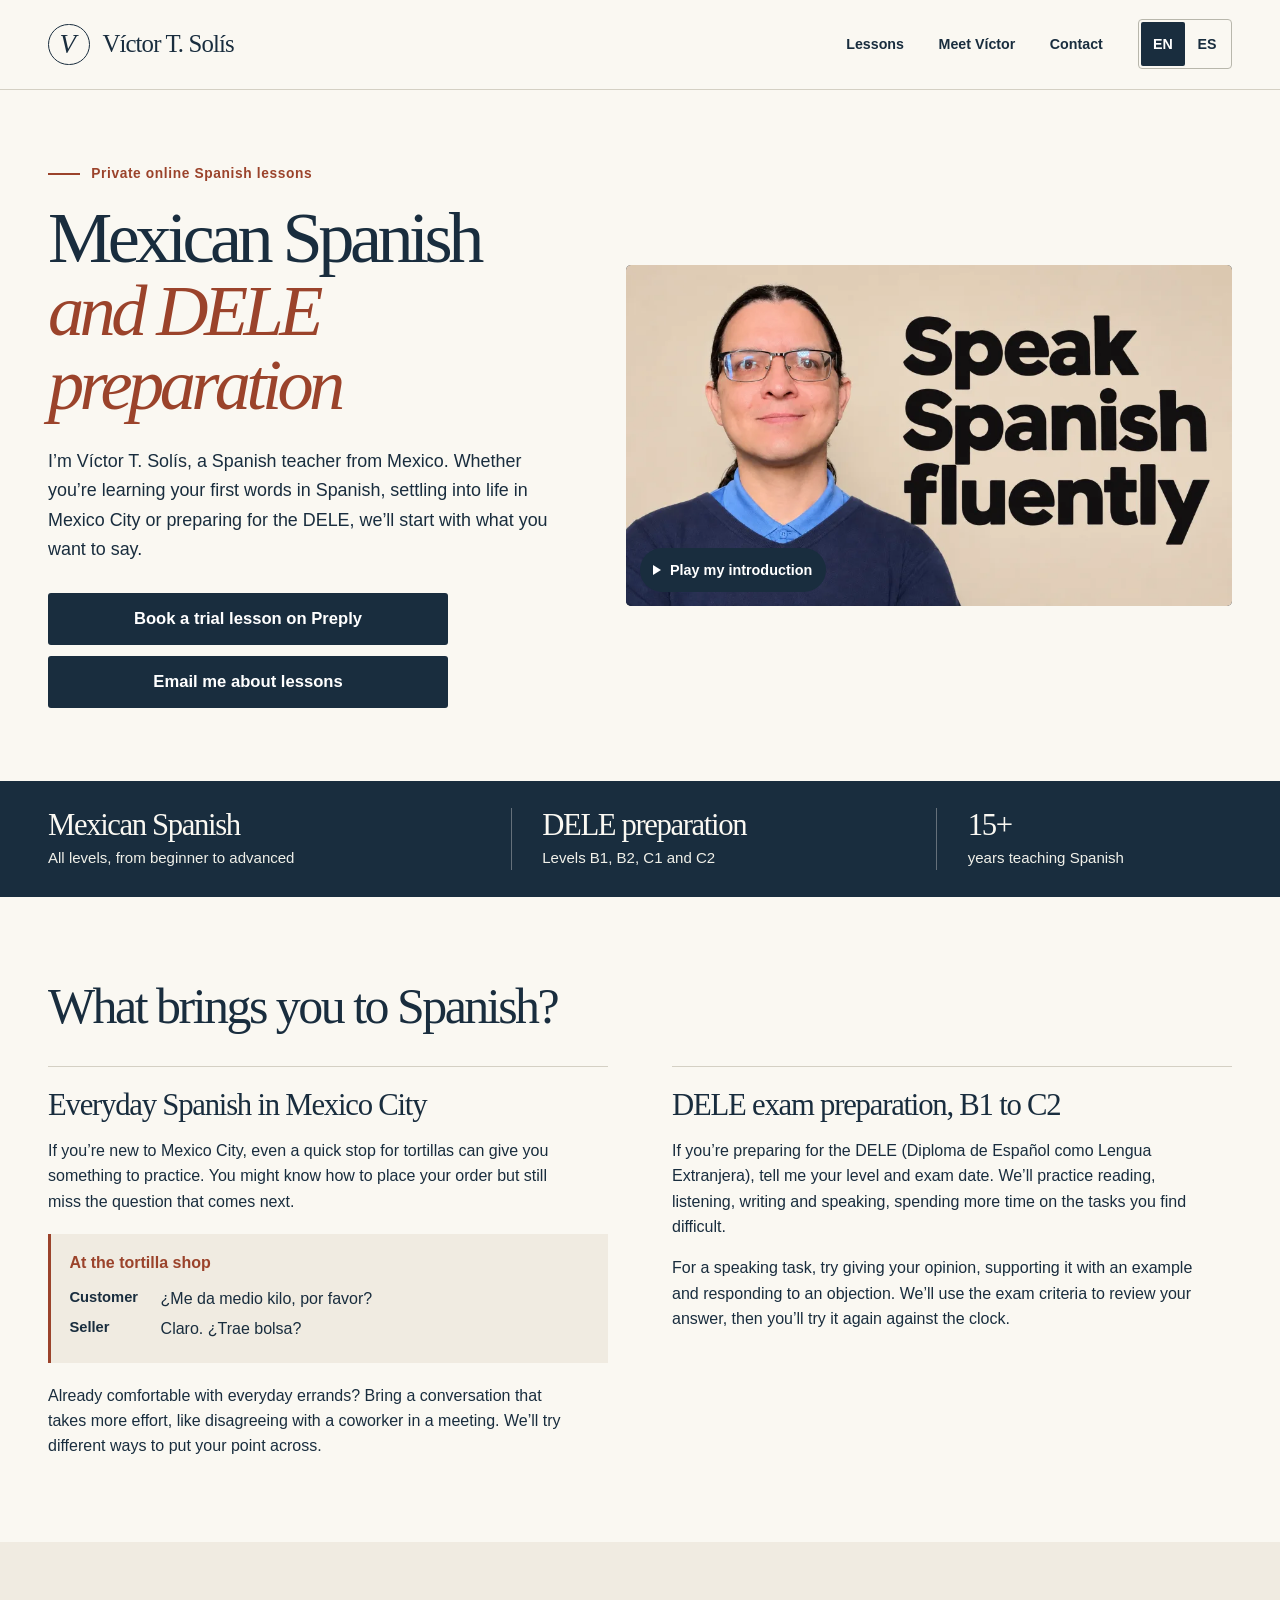
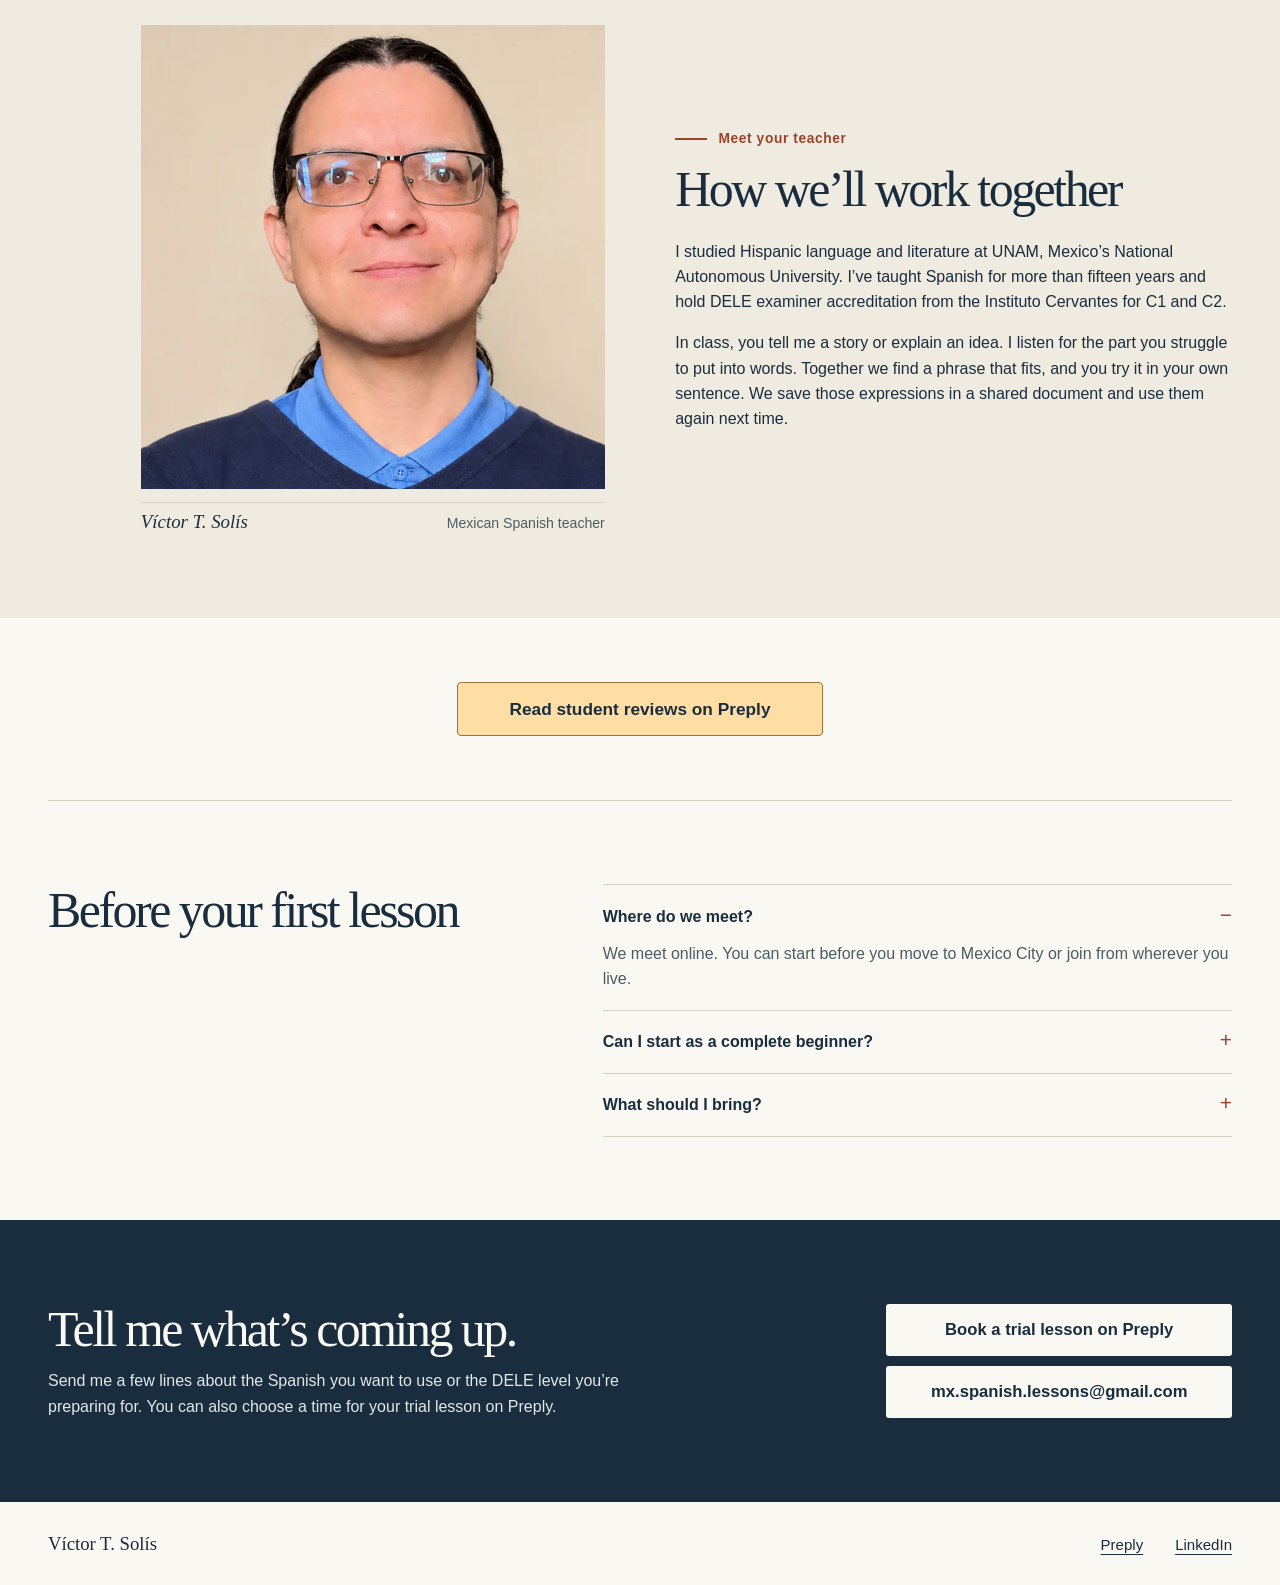
<file: index.html>
<!doctype html>
<html lang="en">
<head>
  <meta charset="utf-8">
  <meta name="google-site-verification" content="ra-wUD3f_TGATuR04bS6cKGtttYqbolEHoI9vni3xXQ" />
  <script defer src="site-analytics.js"></script>
  <meta name="viewport" content="width=device-width, initial-scale=1">
  <title>Online Mexican Spanish lessons &amp; DELE prep | Víctor T. Solís</title>
  <meta name="description" content="Online Mexican Spanish lessons for all levels and DELE B1–C2 preparation with Víctor T. Solís. Practice for everyday life in Mexico City or your next exam.">
  <meta name="author" content="Víctor T. Solís">
  <meta name="theme-color" content="#192d3e">
  <meta name="robots" content="max-image-preview:large">
  <link rel="canonical" href="https://victortsolis.github.io/">
  <link rel="alternate" hreflang="en" href="https://victortsolis.github.io/">
  <link rel="alternate" hreflang="es" href="https://victortsolis.github.io/es/">
  <link rel="alternate" hreflang="x-default" href="https://victortsolis.github.io/">
  <meta property="og:type" content="website">
  <meta property="og:locale" content="en_US">
  <meta property="og:locale:alternate" content="es_MX">
  <meta property="og:site_name" content="Víctor T. Solís">
  <meta property="og:title" content="Online Mexican Spanish lessons &amp; DELE prep | Víctor T. Solís">
  <meta property="og:description" content="Online Mexican Spanish lessons for all levels and DELE B1–C2 preparation with Víctor T. Solís. Practice for everyday life in Mexico City or your next exam.">
  <meta property="og:url" content="https://victortsolis.github.io/">
  <meta property="og:image" content="https://victortsolis.github.io/assets/victor-t-solis-clases-de-espanol.jpg">
  <meta property="og:image:width" content="1200">
  <meta property="og:image:height" content="675">
  <meta property="og:image:type" content="image/jpeg">
  <meta property="og:image:alt" content="Víctor T. Solís on the cover of his Spanish lesson introduction">
  <meta name="twitter:card" content="summary_large_image">
  <meta name="twitter:title" content="Online Mexican Spanish lessons &amp; DELE prep | Víctor T. Solís">
  <meta name="twitter:description" content="Online Mexican Spanish lessons for all levels and DELE B1–C2 preparation with Víctor T. Solís. Practice for everyday life in Mexico City or your next exam.">
  <meta name="twitter:image" content="https://victortsolis.github.io/assets/victor-t-solis-clases-de-espanol.jpg">
  <meta name="twitter:image:alt" content="Víctor T. Solís on the cover of his Spanish lesson introduction">
  <link rel="icon" type="image/svg+xml" sizes="any" href="assets/victor-t-solis.svg">
  <link rel="stylesheet" href="site.css">
  <script type="application/ld+json">
{
  "@context": "https://schema.org",
  "@graph": [
    {
      "@type": "WebSite",
      "@id": "https://victortsolis.github.io/#website",
      "name": "Víctor T. Solís",
      "url": "https://victortsolis.github.io/",
      "inLanguage": [
        "en",
        "es-MX"
      ],
      "publisher": {
        "@id": "https://victortsolis.github.io/#victor"
      }
    },
    {
      "@type": "WebPage",
      "@id": "https://victortsolis.github.io/#page",
      "url": "https://victortsolis.github.io/",
      "name": "Online Mexican Spanish lessons & DELE prep | Víctor T. Solís",
      "description": "Online Mexican Spanish lessons for all levels and DELE B1–C2 preparation with Víctor T. Solís. Practice for everyday life in Mexico City or your next exam.",
      "inLanguage": "en",
      "isPartOf": {
        "@id": "https://victortsolis.github.io/#website"
      },
      "mainEntity": {
        "@id": "https://victortsolis.github.io/#victor"
      },
      "about": [
        {
          "@id": "https://victortsolis.github.io/#mexican-spanish"
        },
        {
          "@id": "https://victortsolis.github.io/#dele"
        }
      ]
    },
    {
      "@type": "Person",
      "@id": "https://victortsolis.github.io/#victor",
      "name": "Víctor T. Solís",
      "jobTitle": "Spanish teacher",
      "image": "https://victortsolis.github.io/assets/victor-t-solis-profesor-de-espanol.webp",
      "email": "mx.spanish.lessons@gmail.com",
      "url": "https://victortsolis.github.io/",
      "sameAs": [
        "https://preply.com/en/tutor/243847",
        "https://www.linkedin.com/in/victor-t-solis-spanish-teacher-dele/"
      ],
      "alumniOf": {
        "@type": "CollegeOrUniversity",
        "name": "Universidad Nacional Autónoma de México"
      },
      "knowsAbout": [
        "Mexican Spanish",
        "DELE exam preparation",
        "Spanish conversation",
        "Hispanic literature"
      ],
      "hasCredential": {
        "@type": "EducationalOccupationalCredential",
        "name": "DELE examiner accreditation for levels C1 and C2",
        "recognizedBy": {
          "@type": "Organization",
          "name": "Instituto Cervantes"
        }
      }
    },
    {
      "@type": "Service",
      "@id": "https://victortsolis.github.io/#mexican-spanish",
      "name": "Online Mexican Spanish lessons",
      "serviceType": "Individual online Mexican Spanish lessons for all levels, from complete beginner to advanced",
      "provider": {
        "@id": "https://victortsolis.github.io/#victor"
      },
      "url": "https://victortsolis.github.io/#mexican-spanish"
    },
    {
      "@type": "Service",
      "@id": "https://victortsolis.github.io/#dele",
      "name": "Online DELE exam preparation for levels B1, B2, C1 and C2",
      "serviceType": "Spanish exam preparation",
      "provider": {
        "@id": "https://victortsolis.github.io/#victor"
      },
      "url": "https://victortsolis.github.io/#dele"
    }
  ]
}
  </script>
</head>
<body>
  <a class="skip" href="#main">Skip to content</a>
  <header>
    <div class="mast wrap">
      <a class="brand" href="#main"><span class="monogram" aria-hidden="true">V</span>Víctor T. Solís</a>
      <nav aria-label="Main navigation">
        <a href="#lessons">Lessons</a>
        <a href="#victor">Meet Víctor</a>
        <a href="#contact">Contact</a>
      </nav>
      <div class="langs" role="group" aria-label="Language">
        <a href="./" hreflang="en" lang="en" aria-label="English" aria-current="page">EN</a>
        <a href="es/" hreflang="es" lang="es-MX" aria-label="Español">ES</a>
      </div>
    </div>
  </header>
  <main id="main">
    <section class="hero wrap" aria-labelledby="headline">
      <div class="hero-heading">
        <p class="eyebrow">Private online Spanish lessons</p>
        <h1 id="headline">Mexican Spanish <em>and DELE preparation</em></h1>
      </div>
      <figure class="hero-video">
        <div class="video-frame" id="intro-video">
          <button type="button" class="video-cover" id="play-intro" hidden>
            <img src="assets/victor-t-solis-video-clases-de-espanol.webp" width="960" height="540" fetchpriority="high" alt="">
            <span class="video-control"><span class="play-icon" aria-hidden="true"></span>Play my introduction</span>
          </button>
          <noscript><iframe src="https://www.youtube-nocookie.com/embed/8yuwdmk5cKQ?playsinline=1" title="Meet Víctor T. Solís" loading="lazy" referrerpolicy="strict-origin-when-cross-origin" allow="encrypted-media; picture-in-picture; fullscreen" allowfullscreen></iframe></noscript>
        </div>
      </figure>
      <div class="hero-contact">
        <p class="intro">I’m Víctor T. Solís, a Spanish teacher from Mexico. Whether you’re learning your first words in Spanish, settling into life in Mexico City or preparing for the DELE, we’ll start with what you want to say.</p>
        <div class="actions">
          <a class="button" href="https://preply.com/en/tutor/243847">Book a trial lesson on Preply</a>
          <a class="button" href="mailto:mx.spanish.lessons@gmail.com">Email me about lessons</a>
        </div>
      </div>
    </section>
    <div class="proof">
      <div class="wrap">
        <div class="fact"><strong>Mexican Spanish</strong><small>All levels, from beginner to advanced</small></div>
        <div class="fact"><strong>DELE preparation</strong><small>Levels B1, B2, C1 and C2</small></div>
        <div class="fact"><strong>15+</strong><small>years teaching Spanish</small></div>
      </div>
    </div>
    <section class="block wrap" id="lessons" aria-labelledby="lesson-title">
      <h2 id="lesson-title">What brings you to Spanish?</h2>
      <div class="paths">
        <article class="path" id="mexican-spanish">
          <h3>Everyday Spanish in Mexico City</h3>
          <p>If you’re new to Mexico City, even a quick stop for tortillas can give you something to practice. You might know how to place your order but still miss the question that comes next.</p>
          <div class="practice-dialogue">
            <p class="scene">At the tortilla shop</p>
            <p><b>Customer</b> <span lang="es-MX">¿Me da medio kilo, por favor?</span></p>
            <p><b>Seller</b> <span lang="es-MX">Claro. ¿Trae bolsa?</span></p>
          </div>
          <p>Already comfortable with everyday errands? Bring a conversation that takes more effort, like disagreeing with a coworker in a meeting. We’ll try different ways to put your point across.</p>
        </article>
        <article class="path" id="dele">
          <h3>DELE exam preparation, B1 to C2</h3>
          <p>If you’re preparing for the DELE (<span lang="es">Diploma de Español como Lengua Extranjera</span>), tell me your level and exam date. We’ll practice reading, listening, writing and speaking, spending more time on the tasks you find difficult.</p>
          <p>For a speaking task, try giving your opinion, supporting it with an example and responding to an objection. We’ll use the exam criteria to review your answer, then you’ll try it again against the clock.</p>
        </article>
      </div>
    </section>
    <section class="method block" id="victor" aria-labelledby="method-title">
      <div class="lesson-grid wrap">
      <figure class="portrait">
        <img src="assets/victor-t-solis-profesor-de-espanol.webp" width="768" height="960" loading="lazy" alt="Víctor T. Solís">
        <figcaption><b>Víctor T. Solís</b><span>Mexican Spanish teacher</span></figcaption>
      </figure>
        <div class="method-copy">
          <p class="eyebrow">Meet your teacher</p>
          <h2 id="method-title">How we’ll work together</h2>
          <p>I studied Hispanic language and literature at UNAM, Mexico’s National Autonomous University. I’ve taught Spanish for more than fifteen years and hold DELE examiner accreditation from the Instituto Cervantes for C1 and C2.</p>
          <p id="method-copy">In class, you tell me a story or explain an idea. I listen for the part you struggle to put into words. Together we find a phrase that fits, and you try it in your own sentence. We save those expressions in a shared document and use them again next time.</p>
        </div>
      </div>
    </section>
    <div class="review-cta" id="reviews">
      <a class="review-link" href="https://preply.com/en/tutor/243847#:~:text=What%20my%20students%20say">Read student reviews on Preply</a>
    </div>
    <section class="trial block wrap" aria-labelledby="trial-title">
      <div>
        <h2 id="trial-title">Before your first lesson</h2>
      </div>
      <div>
        <details class="question" open><summary>Where do we meet?</summary>
          <p>We meet online. You can start before you move to Mexico City or join from wherever you live.</p>
        </details>
        <details class="question"><summary>Can I start as a complete beginner?</summary>
          <p>Yes. If you’ve just moved to Mexico, we might start with how to introduce yourself to a neighbor. We’ll practice both sides of that first conversation so you know what to listen for, too.</p>
        </details>
        <details class="question"><summary>What should I bring?</summary>
          <p>Bring a situation you’d like to rehearse or a question about your Spanish. If you’re preparing for the DELE, bring your target level, your exam date if you have one, and a task you’ve found difficult.</p>
        </details>
      </div>
    </section>
    <section class="contact block" id="contact" aria-labelledby="contact-title">
      <div class="wrap">
        <div><h2 id="contact-title">Tell me what’s coming up.</h2>
          <p>Send me a few lines about the Spanish you want to use or the DELE level you’re preparing for. You can also choose a time for your trial lesson on Preply.</p>
        </div>
        <div class="contact-actions">
          <a class="button" href="https://preply.com/en/tutor/243847">Book a trial lesson on Preply</a>
          <a class="button mail" href="mailto:mx.spanish.lessons@gmail.com">mx.spanish.lessons@gmail.com</a>
        </div>
      </div>
    </section>
  </main>
  <footer><div class="wrap"><span class="name">Víctor T. Solís</span><a href="https://preply.com/en/tutor/243847">Preply</a><a rel="me" href="https://www.linkedin.com/in/victor-t-solis-spanish-teacher-dele/">LinkedIn</a><button type="button" id="analytics-settings" hidden>Analytics preferences</button></div></footer>
  <script>
    if (location.protocol === 'file:') {
      for (const link of document.querySelectorAll('.langs a')) {
        link.href = new URL('index.html', link.href).href;
      }
    }

    const playIntro = document.getElementById('play-intro');
    playIntro.hidden = false;
    playIntro.addEventListener('click', () => {
      const player = document.createElement('iframe');
      player.title = "Meet Víctor T. Solís";
      player.allow = 'autoplay; encrypted-media; picture-in-picture; fullscreen';
      player.allowFullscreen = true;
      player.referrerPolicy = 'strict-origin-when-cross-origin';
      player.src = 'https://www.youtube-nocookie.com/embed/8yuwdmk5cKQ?autoplay=1&playsinline=1';
      document.getElementById('intro-video').replaceChildren(player);
      player.focus();
    });
  </script>
</body>
</html>
</file>
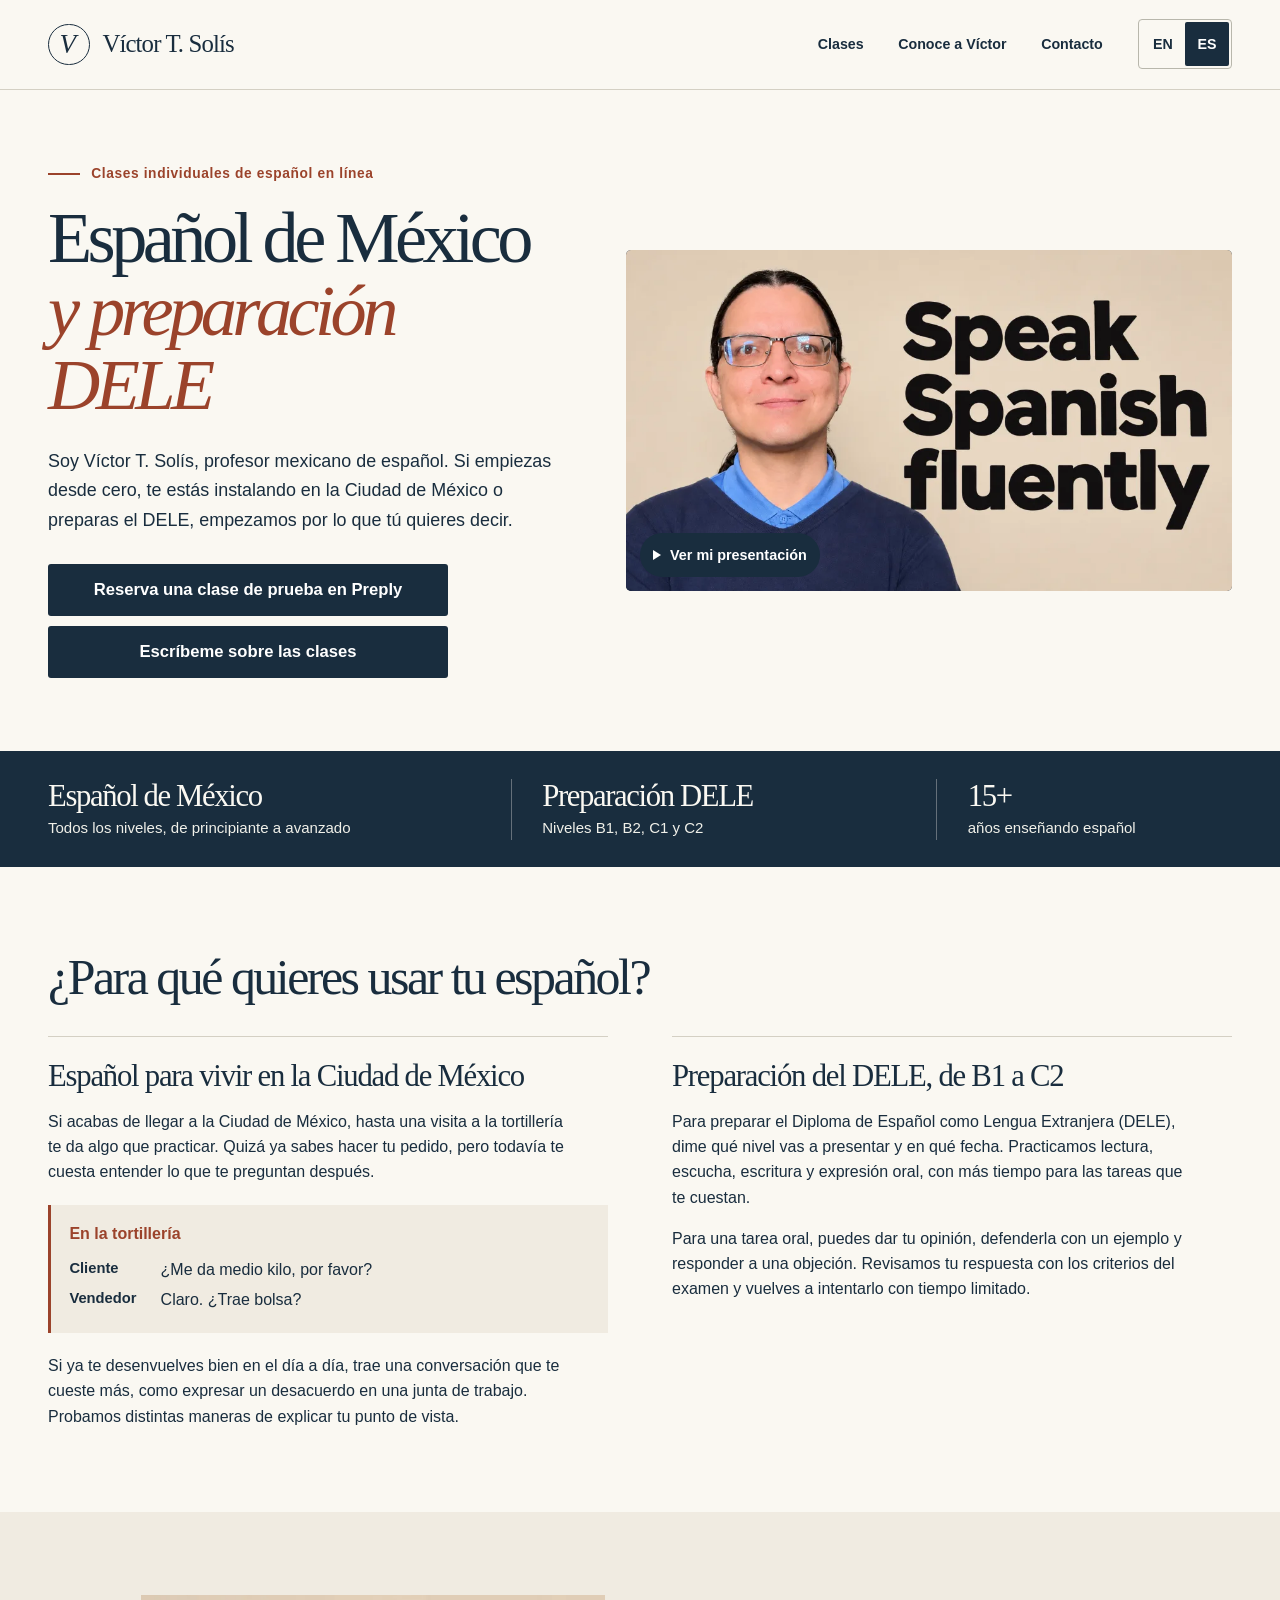
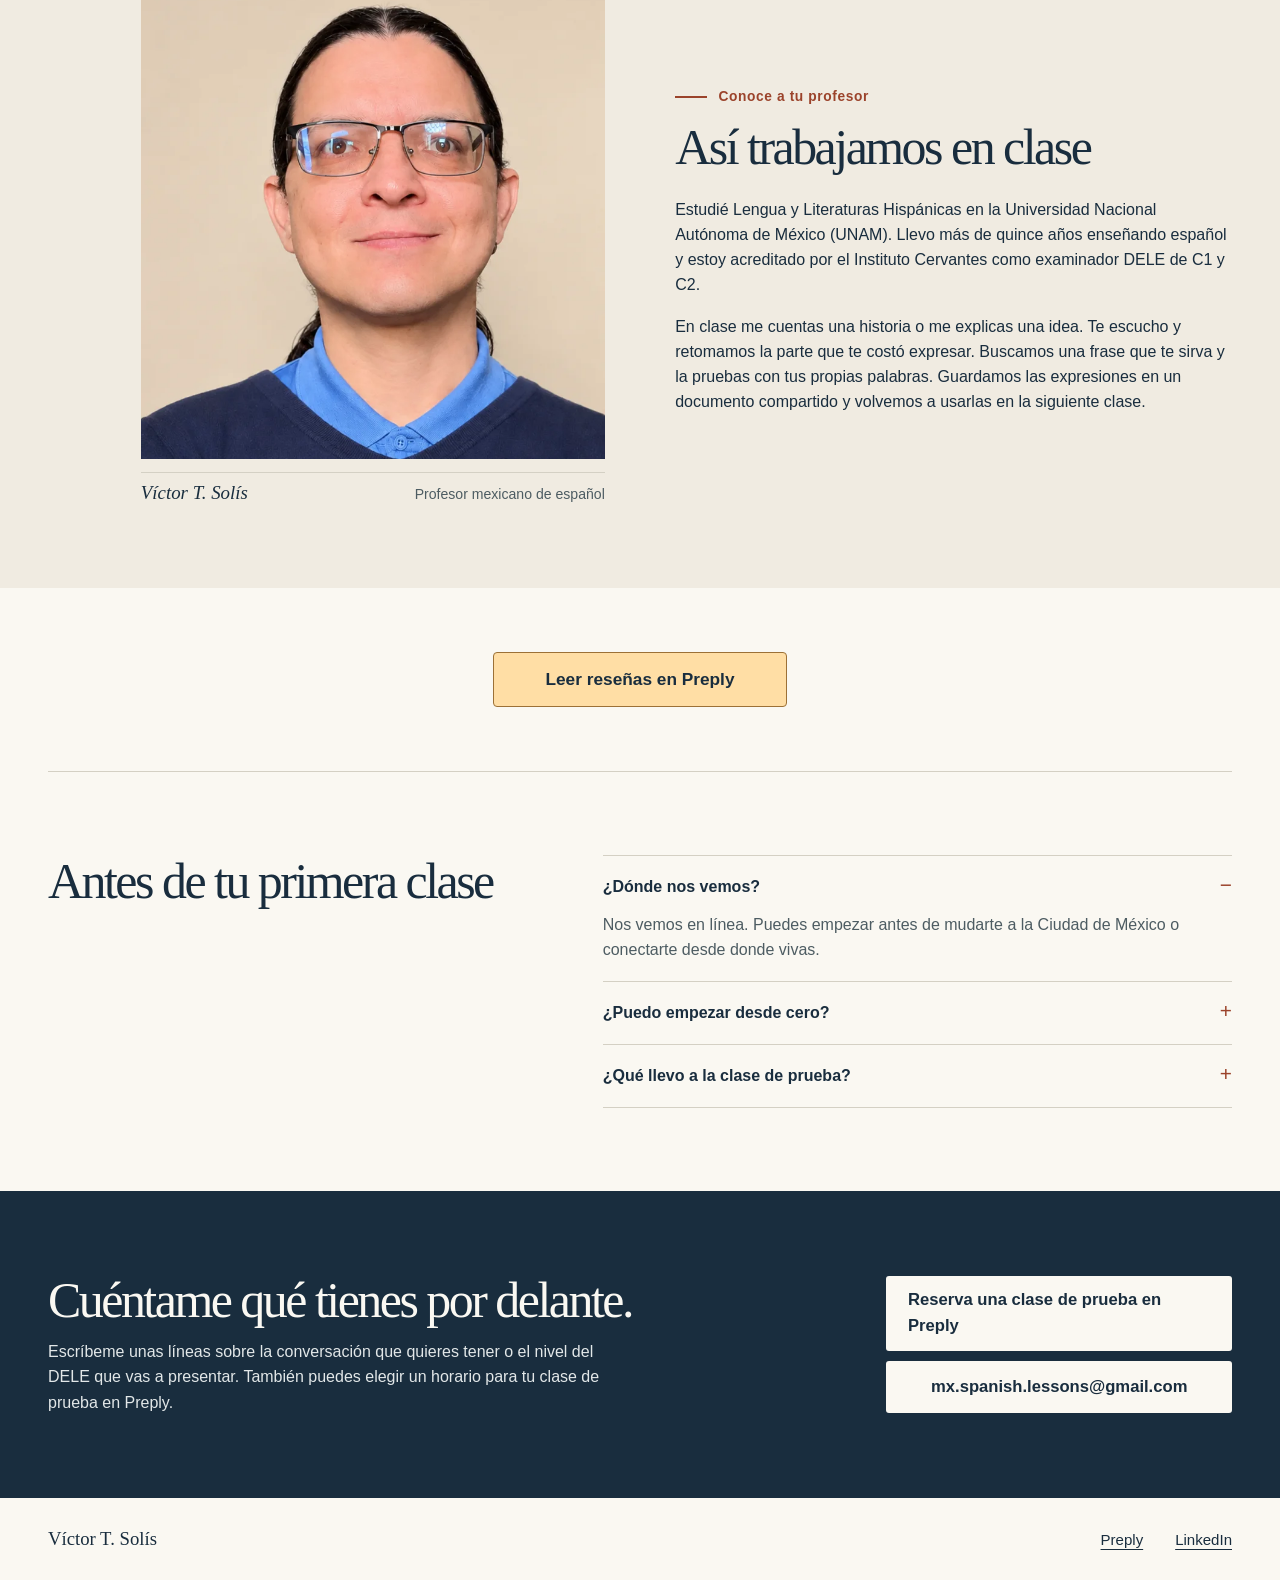
<file: es/index.html>
<!doctype html>
<html lang="es-MX">
<head>
  <meta charset="utf-8">
  <script defer src="../site-analytics.js"></script>
  <meta name="viewport" content="width=device-width, initial-scale=1">
  <title>Clases de español de México y preparación DELE | Víctor T. Solís</title>
  <meta name="description" content="Clases de español mexicano en línea para todos los niveles y preparación DELE de B1 a C2 con Víctor T. Solís. Practica para vivir en la CDMX o presentar tu examen.">
  <meta name="author" content="Víctor T. Solís">
  <meta name="theme-color" content="#192d3e">
  <meta name="robots" content="max-image-preview:large">
  <link rel="canonical" href="https://victortsolis.github.io/es/">
  <link rel="alternate" hreflang="en" href="https://victortsolis.github.io/">
  <link rel="alternate" hreflang="es" href="https://victortsolis.github.io/es/">
  <link rel="alternate" hreflang="x-default" href="https://victortsolis.github.io/">
  <meta property="og:type" content="website">
  <meta property="og:locale" content="es_MX">
  <meta property="og:locale:alternate" content="en_US">
  <meta property="og:site_name" content="Víctor T. Solís">
  <meta property="og:title" content="Clases de español de México y preparación DELE | Víctor T. Solís">
  <meta property="og:description" content="Clases de español mexicano en línea para todos los niveles y preparación DELE de B1 a C2 con Víctor T. Solís. Practica para vivir en la CDMX o presentar tu examen.">
  <meta property="og:url" content="https://victortsolis.github.io/es/">
  <meta property="og:image" content="https://victortsolis.github.io/assets/victor-t-solis-clases-de-espanol.jpg">
  <meta property="og:image:width" content="1200">
  <meta property="og:image:height" content="675">
  <meta property="og:image:type" content="image/jpeg">
  <meta property="og:image:alt" content="Víctor T. Solís en la carátula de su presentación como profesor de español">
  <meta name="twitter:card" content="summary_large_image">
  <meta name="twitter:title" content="Clases de español de México y preparación DELE | Víctor T. Solís">
  <meta name="twitter:description" content="Clases de español mexicano en línea para todos los niveles y preparación DELE de B1 a C2 con Víctor T. Solís. Practica para vivir en la CDMX o presentar tu examen.">
  <meta name="twitter:image" content="https://victortsolis.github.io/assets/victor-t-solis-clases-de-espanol.jpg">
  <meta name="twitter:image:alt" content="Víctor T. Solís en la carátula de su presentación como profesor de español">
  <link rel="icon" type="image/svg+xml" sizes="any" href="../assets/victor-t-solis.svg">
  <link rel="stylesheet" href="../site.css">
  <script type="application/ld+json">
{
  "@context": "https://schema.org",
  "@graph": [
    {
      "@type": "WebSite",
      "@id": "https://victortsolis.github.io/#website",
      "name": "Víctor T. Solís",
      "url": "https://victortsolis.github.io/",
      "inLanguage": [
        "en",
        "es-MX"
      ],
      "publisher": {
        "@id": "https://victortsolis.github.io/#victor"
      }
    },
    {
      "@type": "WebPage",
      "@id": "https://victortsolis.github.io/es/#page",
      "url": "https://victortsolis.github.io/es/",
      "name": "Clases de español de México y preparación DELE | Víctor T. Solís",
      "description": "Clases de español mexicano en línea para todos los niveles y preparación DELE de B1 a C2 con Víctor T. Solís. Practica para vivir en la CDMX o presentar tu examen.",
      "inLanguage": "es-MX",
      "isPartOf": {
        "@id": "https://victortsolis.github.io/#website"
      },
      "mainEntity": {
        "@id": "https://victortsolis.github.io/#victor"
      },
      "about": [
        {
          "@id": "https://victortsolis.github.io/#mexican-spanish"
        },
        {
          "@id": "https://victortsolis.github.io/#dele"
        }
      ]
    },
    {
      "@type": "Person",
      "@id": "https://victortsolis.github.io/#victor",
      "name": "Víctor T. Solís",
      "jobTitle": "Profesor de español",
      "image": "https://victortsolis.github.io/assets/victor-t-solis-profesor-de-espanol.webp",
      "email": "mx.spanish.lessons@gmail.com",
      "url": "https://victortsolis.github.io/",
      "sameAs": [
        "https://preply.com/es/profesor/243847",
        "https://www.linkedin.com/in/victor-t-solis-spanish-teacher-dele/"
      ],
      "alumniOf": {
        "@type": "CollegeOrUniversity",
        "name": "Universidad Nacional Autónoma de México"
      },
      "knowsAbout": [
        "Español de México",
        "Preparación del DELE",
        "Conversación en español",
        "Literatura hispánica"
      ],
      "hasCredential": {
        "@type": "EducationalOccupationalCredential",
        "name": "Acreditación de examinador DELE de los niveles C1 y C2",
        "recognizedBy": {
          "@type": "Organization",
          "name": "Instituto Cervantes"
        }
      }
    },
    {
      "@type": "Service",
      "@id": "https://victortsolis.github.io/#mexican-spanish",
      "name": "Clases de español mexicano en línea",
      "serviceType": "Clases individuales de español mexicano para todos los niveles, de principiante a avanzado",
      "provider": {
        "@id": "https://victortsolis.github.io/#victor"
      },
      "url": "https://victortsolis.github.io/es/#mexican-spanish"
    },
    {
      "@type": "Service",
      "@id": "https://victortsolis.github.io/#dele",
      "name": "Preparación en línea del DELE de los niveles B1, B2, C1 y C2",
      "serviceType": "Preparación de exámenes de español",
      "provider": {
        "@id": "https://victortsolis.github.io/#victor"
      },
      "url": "https://victortsolis.github.io/es/#dele"
    }
  ]
}
  </script>
</head>
<body>
  <a class="skip" href="#main">Ir al contenido</a>
  <header>
    <div class="mast wrap">
      <a class="brand" href="#main"><span class="monogram" aria-hidden="true">V</span>Víctor T. Solís</a>
      <nav aria-label="Menú principal">
        <a href="#lessons">Clases</a>
        <a href="#victor">Conoce a Víctor</a>
        <a href="#contact">Contacto</a>
      </nav>
      <div class="langs" role="group" aria-label="Idioma">
        <a href="../" hreflang="en" lang="en" aria-label="English">EN</a>
        <a href="./" hreflang="es" lang="es-MX" aria-label="Español" aria-current="page">ES</a>
      </div>
    </div>
  </header>
  <main id="main">
    <section class="hero wrap" aria-labelledby="headline">
      <div class="hero-heading">
        <p class="eyebrow">Clases individuales de español en línea</p>
        <h1 id="headline">Español de México <em>y preparación DELE</em></h1>
      </div>
      <figure class="hero-video">
        <div class="video-frame" id="intro-video">
          <button type="button" class="video-cover" id="play-intro" hidden>
            <img src="../assets/victor-t-solis-video-clases-de-espanol.webp" width="960" height="540" fetchpriority="high" alt="">
            <span class="video-control"><span class="play-icon" aria-hidden="true"></span>Ver mi presentación</span>
          </button>
          <noscript><iframe src="https://www.youtube-nocookie.com/embed/8yuwdmk5cKQ?playsinline=1" title="Presentación de Víctor T. Solís" loading="lazy" referrerpolicy="strict-origin-when-cross-origin" allow="encrypted-media; picture-in-picture; fullscreen" allowfullscreen></iframe></noscript>
        </div>
      </figure>
      <div class="hero-contact">
        <p class="intro">Soy Víctor T. Solís, profesor mexicano de español. Si empiezas desde cero, te estás instalando en la Ciudad de México o preparas el DELE, empezamos por lo que tú quieres decir.</p>
        <div class="actions">
          <a class="button" href="https://preply.com/es/profesor/243847">Reserva una clase de prueba en Preply</a>
          <a class="button" href="mailto:mx.spanish.lessons@gmail.com">Escríbeme sobre las clases</a>
        </div>
      </div>
    </section>
    <div class="proof">
      <div class="wrap">
        <div class="fact"><strong>Español de México</strong><small>Todos los niveles, de principiante a avanzado</small></div>
        <div class="fact"><strong>Preparación DELE</strong><small>Niveles B1, B2, C1 y C2</small></div>
        <div class="fact"><strong>15+</strong><small>años enseñando español</small></div>
      </div>
    </div>
    <section class="block wrap" id="lessons" aria-labelledby="lesson-title">
      <h2 id="lesson-title">¿Para qué quieres usar tu español?</h2>
      <div class="paths">
        <article class="path" id="mexican-spanish">
          <h3>Español para vivir en la Ciudad de México</h3>
          <p>Si acabas de llegar a la Ciudad de México, hasta una visita a la tortillería te da algo que practicar. Quizá ya sabes hacer tu pedido, pero todavía te cuesta entender lo que te preguntan después.</p>
          <div class="practice-dialogue">
            <p class="scene">En la tortillería</p>
            <p><b>Cliente</b> <span lang="es-MX">¿Me da medio kilo, por favor?</span></p>
            <p><b>Vendedor</b> <span lang="es-MX">Claro. ¿Trae bolsa?</span></p>
          </div>
          <p>Si ya te desenvuelves bien en el día a día, trae una conversación que te cueste más, como expresar un desacuerdo en una junta de trabajo. Probamos distintas maneras de explicar tu punto de vista.</p>
        </article>
        <article class="path" id="dele">
          <h3>Preparación del DELE, de B1 a C2</h3>
          <p>Para preparar el Diploma de Español como Lengua Extranjera (DELE), dime qué nivel vas a presentar y en qué fecha. Practicamos lectura, escucha, escritura y expresión oral, con más tiempo para las tareas que te cuestan.</p>
          <p>Para una tarea oral, puedes dar tu opinión, defenderla con un ejemplo y responder a una objeción. Revisamos tu respuesta con los criterios del examen y vuelves a intentarlo con tiempo limitado.</p>
        </article>
      </div>
    </section>
    <section class="method block" id="victor" aria-labelledby="method-title">
      <div class="lesson-grid wrap">
      <figure class="portrait">
        <img src="../assets/victor-t-solis-profesor-de-espanol.webp" width="768" height="960" loading="lazy" alt="Víctor T. Solís">
        <figcaption><b>Víctor T. Solís</b><span>Profesor mexicano de español</span></figcaption>
      </figure>
        <div class="method-copy">
          <p class="eyebrow">Conoce a tu profesor</p>
          <h2 id="method-title">Así trabajamos en clase</h2>
          <p>Estudié Lengua y Literaturas Hispánicas en la Universidad Nacional Autónoma de México (UNAM). Llevo más de quince años enseñando español y estoy acreditado por el Instituto Cervantes como examinador DELE de C1 y C2.</p>
          <p id="method-copy">En clase me cuentas una historia o me explicas una idea. Te escucho y retomamos la parte que te costó expresar. Buscamos una frase que te sirva y la pruebas con tus propias palabras. Guardamos las expresiones en un documento compartido y volvemos a usarlas en la siguiente clase.</p>
        </div>
      </div>
    </section>
    <div class="review-cta" id="reviews">
      <a class="review-link" href="https://preply.com/es/profesor/243847#:~:text=Rese%C3%B1as%20de%20mis%20estudiantes">Leer reseñas en Preply</a>
    </div>
    <section class="trial block wrap" aria-labelledby="trial-title">
      <div>
        <h2 id="trial-title">Antes de tu primera clase</h2>
      </div>
      <div>
        <details class="question" open><summary>¿Dónde nos vemos?</summary>
          <p>Nos vemos en línea. Puedes empezar antes de mudarte a la Ciudad de México o conectarte desde donde vivas.</p>
        </details>
        <details class="question"><summary>¿Puedo empezar desde cero?</summary>
          <p>Sí. Si acabas de mudarte a México, podemos empezar por cómo presentarte con un vecino. Ensayamos los dos lados de esa primera conversación para que también reconozcas lo que te podrían responder.</p>
        </details>
        <details class="question"><summary>¿Qué llevo a la clase de prueba?</summary>
          <p>Trae una situación que quieras ensayar o una duda sobre tu español. Si preparas el DELE, dime qué nivel vas a presentar, cuándo es tu examen si ya tienes fecha y qué tarea se te ha complicado.</p>
        </details>
      </div>
    </section>
    <section class="contact block" id="contact" aria-labelledby="contact-title">
      <div class="wrap">
        <div><h2 id="contact-title">Cuéntame qué tienes por delante.</h2>
          <p>Escríbeme unas líneas sobre la conversación que quieres tener o el nivel del DELE que vas a presentar. También puedes elegir un horario para tu clase de prueba en Preply.</p>
        </div>
        <div class="contact-actions">
          <a class="button" href="https://preply.com/es/profesor/243847">Reserva una clase de prueba en Preply</a>
          <a class="button mail" href="mailto:mx.spanish.lessons@gmail.com">mx.spanish.lessons@gmail.com</a>
        </div>
      </div>
    </section>
  </main>
  <footer><div class="wrap"><span class="name">Víctor T. Solís</span><a href="https://preply.com/es/profesor/243847">Preply</a><a rel="me" href="https://www.linkedin.com/in/victor-t-solis-spanish-teacher-dele/">LinkedIn</a><button type="button" id="analytics-settings" hidden>Preferencias de estadísticas</button></div></footer>
  <script>
    if (location.protocol === 'file:') {
      for (const link of document.querySelectorAll('.langs a')) {
        link.href = new URL('index.html', link.href).href;
      }
    }

    const playIntro = document.getElementById('play-intro');
    playIntro.hidden = false;
    playIntro.addEventListener('click', () => {
      const player = document.createElement('iframe');
      player.title = "Presentación de Víctor T. Solís";
      player.allow = 'autoplay; encrypted-media; picture-in-picture; fullscreen';
      player.allowFullscreen = true;
      player.referrerPolicy = 'strict-origin-when-cross-origin';
      player.src = 'https://www.youtube-nocookie.com/embed/8yuwdmk5cKQ?autoplay=1&playsinline=1';
      document.getElementById('intro-video').replaceChildren(player);
      player.focus();
    });
  </script>
</body>
</html>
</file>
<file: site.css>
:root {
  color-scheme: light;
  --paper: #faf8f2;
  --ink: #192d3e;
  --muted: #4d5c62;
  --rust: #9b432b;
  --line: #d4d0c4;
  --sand: #f0ebe1;
  --serif: Georgia, "Iowan Old Style", "Times New Roman", serif;
  --sans: "Avenir Next", "Segoe UI", Arial, sans-serif;
}
* { box-sizing: border-box; }
html { scroll-behavior: smooth; }
body { margin: 0; background: var(--paper); color: var(--ink); font: 1rem/1.58 var(--sans); }
img { display: block; max-width: 100%; height: auto; }
a { color: inherit; text-decoration-thickness: .075em; text-underline-offset: .24em; }
a:hover { text-decoration-thickness: .13em; }
a:focus-visible { outline: 3px solid #a55134; outline-offset: 4px; }
.skip, .sr { position: absolute; height: 1px; width: 1px; padding: 0; overflow: hidden; clip-path: inset(50%); white-space: nowrap; }
.skip:focus { position: fixed; top: 1rem; left: 1rem; z-index: 4; width: auto; height: auto; padding: .55rem 1rem; clip-path: none; background: white; }
.wrap { width: min(calc(100% - 6rem), 75rem); margin-inline: auto; }
header { border-bottom: 1px solid var(--line); }
.mast { display: flex; gap: 2.2rem; align-items: center; min-height: 5.55rem; }
.brand { display: inline-flex; align-items: center; gap: .8rem; text-decoration: none; white-space: nowrap; font: 1.55rem/1.15 var(--serif); letter-spacing: -.035em; }
.monogram { display: grid; place-content: center; width: 2.6rem; height: 2.6rem; border: 1px solid var(--ink); border-radius: 50%; font: italic 1.7rem/1 var(--serif); padding-right: .17rem; }
nav { margin-left: auto; display: flex; align-items: center; gap: clamp(1rem, 2.7vw, 2.45rem); }
nav a, .langs a { font-size: .89rem; font-weight: 600; }
nav a { text-decoration: none; padding-block: .6rem; }
nav a:hover, .brand:hover { color: var(--rust); }
.langs { position: relative; border: 1px solid #b8b7ac; display: inline-flex; padding: 2px; border-radius: 4px; flex-shrink: 0; }
.langs a { display: inline-grid; place-items: center; text-decoration: none; min-width: 2.75rem; min-height: 2.75rem; border-radius: 2px; }
.langs a[aria-current="page"] { background: var(--ink); color: white; }
.hero { display: grid; grid-template-columns: minmax(0,.95fr) minmax(0,1.12fr); grid-template-areas: "title video" "contact video"; gap: 0 clamp(2rem,5vw,5rem); align-items: center; padding-block: clamp(2.8rem,5.7vw,5.5rem); }
.hero-heading { grid-area: title; }
.hero-contact { grid-area: contact; }
.eyebrow { display: flex; align-items: center; gap: .7rem; margin: 0 0 1.1rem; color: var(--rust); font-weight: 700; font-size: .86rem; letter-spacing: .045em; }
.eyebrow::before { content: ""; width: 2rem; height: 2px; background: currentColor; flex: 0 0 auto; }
h1, h2, h3 { font-family: var(--serif); font-weight: 400; text-wrap: balance; }
h1 { font-size: clamp(3.65rem,5.65vw,5.7rem); line-height: 1.015; letter-spacing: -.063em; margin: 0; }
h1 em { color: var(--rust); display: block; font-weight: 400; }
.intro { max-width: 33rem; margin: 1.55rem 0 1.8rem; font-size: clamp(1.08rem,1.4vw,1.22rem); line-height: 1.64; }
.actions { display: flex; align-items: center; flex-wrap: wrap; gap: .9rem 1.45rem; }
.button { display: inline-flex; align-items: center; justify-content: center; min-height: 3.1rem; padding: .7rem 1.35rem; border-radius: 3px; background: var(--ink); color: #fff; font-size: .99rem; font-weight: 650; text-decoration: none; }
.button:hover { background: #304b60; }
.text-link { font-weight: 650; }
.portrait { margin: 0; justify-self: end; width: 100%; max-width: 29rem; }
.portrait img { width: 100%; aspect-ratio: 1 / 1; object-fit: cover; object-position: 50% 20%; }
.portrait figcaption { display: flex; justify-content: space-between; align-items: baseline; gap: 1rem; margin-top: .8rem; padding-top: .55rem; border-top: 1px solid var(--line); color: var(--muted); font-size: .88rem; }
.portrait figcaption b { color: var(--ink); font: italic 1.18rem/1.2 var(--serif); }
.proof { background: var(--ink); color: var(--paper); }
.proof .wrap { display: grid; grid-template-columns: 1.25fr 1.15fr .8fr; align-items: stretch; padding-block: 1.7rem; }
.fact { display: flex; flex-direction: column; justify-content: center; align-items: flex-start; padding-inline: clamp(1rem,2.4vw,2.5rem); border-left: 1px solid #65707a; }
.fact:first-child { padding-left: 0; border-left: none; }
.fact strong { font: clamp(1.65rem,2.4vw,2.35rem)/1.13 var(--serif); letter-spacing: -.045em; }
.fact small, .fact a { font-size: .94rem; }
.fact > a, .fact > small { margin-top: .2rem; color: #f0f0e9; }
.review-cta { display: flex; justify-content: center; padding: clamp(2.75rem,5vw,5rem) 1.2rem; background: var(--paper); }
.review-link { display: inline-flex; align-items: center; justify-content: center; min-height: 3.4rem; padding: .85rem clamp(1.5rem,4vw,3.25rem); border: 1px solid #9c7137; border-radius: 4px; background: #ffdea5; color: var(--ink); text-align: center; text-decoration: none; font: 700 1.08rem/1.3 var(--sans); }
.review-link:hover { background: #ffe8bf; text-decoration: underline; }
.review-link:focus-visible, .video-cover:focus-visible { outline: 3px solid var(--rust); outline-offset: 4px; }
.review-cta + .trial { border-top: 1px solid var(--line); }
.block { padding-block: clamp(3.6rem,6.5vw,6.5rem); }
h2 { font-size: clamp(2.35rem,3.9vw,3.8rem); line-height: 1.08; letter-spacing: -.05em; margin: 0 0 1rem; }
h3 { font-size: clamp(1.55rem,2.4vw,2.15rem); line-height: 1.15; letter-spacing: -.04em; margin: 0 0 .9rem; }
p { margin: 0 0 1rem; }
p:last-child { margin-bottom: 0; }
.paths { display: grid; grid-template-columns: 1fr 1fr; gap: clamp(2rem,5vw,5rem); margin-top: 2rem; }
.path { border-top: 1px solid var(--line); padding-top: 1.35rem; }
.path h3, .path p { max-width: 33rem; }
.practice-dialogue { margin: 1.25rem 0; padding: 1rem 1.15rem; background: var(--sand); border-left: 3px solid var(--rust); }
.practice-dialogue .scene { color: var(--rust); font-weight: 650; margin: 0 0 .7rem; }
.practice-dialogue p:not(.scene) { display: grid; grid-template-columns: 5.1rem 1fr; gap: .6rem; margin: .3rem 0; }
.practice-dialogue b { font-size: .92rem; }
.method { background: var(--sand); }
.lesson-grid { display: grid; grid-template-columns: minmax(0,1fr) minmax(0,1fr); gap: clamp(2rem,5.5vw,5.6rem); align-items: center; }
.hero-video { grid-area: video; width: 100%; min-width: 0; margin: 0; }
.video-frame { position: relative; aspect-ratio: 16 / 9; background: var(--ink); border-radius: 5px; }
.video-cover, .video-cover img, .video-frame iframe { display: block; width: 100%; height: 100%; border: 0; border-radius: inherit; }
.video-cover { padding: 0; cursor: pointer; background: transparent; font: inherit; }
.video-cover[hidden] { display: none; }
.video-cover img { object-fit: contain; }
.video-control { position: absolute; left: .85rem; bottom: .85rem; display: inline-flex; align-items: center; gap: .55rem; min-height: 2.75rem; padding: .4rem .85rem; background: var(--ink); border-radius: 1.5rem; color: white; font-weight: 650; font-size: .9rem; }
.video-cover:hover .video-control, .video-cover:focus-visible .video-control { background: var(--rust); }
.play-icon { border-block: .32rem solid transparent; border-left: .54rem solid white; }
.method-copy p { max-width: 38rem; }
.method-copy .eyebrow { margin-bottom: .85rem; }
.method-copy h2 { margin-bottom: 1.35rem; }
.trial { display: grid; grid-template-columns: .85fr 1.15fr; gap: clamp(2rem,7vw,7rem); }
.trial h2 { max-width: 12em; }
.question { padding: 1.15rem 0; border-top: 1px solid var(--line); }
.question:last-child { border-bottom: 1px solid var(--line); }
summary { display: flex; align-items: baseline; justify-content: space-between; gap: 1.5rem; cursor: pointer; font-weight: 650; list-style: none; }
summary::-webkit-details-marker { display: none; }
summary::after { content: "+"; line-height: 1; font-size: 1.3rem; font-weight: 400; color: var(--rust); }
details[open] > summary::after { content: "−"; }
summary:focus-visible { outline: 3px solid var(--rust); outline-offset: 3px; }
details > p { padding-top: .75rem; color: var(--muted); }
.contact { background: var(--ink); color: var(--paper); }
.contact .wrap { display: grid; grid-template-columns: 1fr auto; gap: 2rem 4rem; align-items: center; }
.contact h2 { margin-bottom: .7rem; }
.contact p { max-width: 36rem; color: #e2e7e8; }
.contact-actions { display: flex; flex-direction: column; align-items: flex-start; gap: .95rem; }
.contact .button { color: var(--ink); background: var(--paper); }
.contact .button:hover { background: #e7dfd2; }
.mail { overflow-wrap: anywhere; }
footer .wrap { display: flex; align-items: baseline; flex-wrap: wrap; gap: .5rem 2rem; padding-block: 1.65rem; font-size: .94rem; }
footer .name { font-family: var(--serif); font-size: 1.17rem; margin-right: auto; }
@media (max-width: 57rem) {
  .wrap { width: min(calc(100% - 3rem),75rem); }
  .mast { gap: 1.2rem; }
  .hero { column-gap: 2.2rem; }
  .proof .wrap { grid-template-columns: repeat(3,minmax(0,1fr)); }
  h1 { font-size: clamp(3.1rem,6.2vw,4.5rem); }
  .contact .wrap { grid-template-columns: 1fr; }
}
@media (max-width: 43rem) {
  .wrap { width: calc(100% - 2.4rem); }
  .mast { flex-wrap: wrap; gap: .1rem 1rem; padding-block: .85rem .55rem; }
  .brand { font-size: 1.4rem; }
  .monogram { width: 2.1rem; height: 2.1rem; font-size: 1.4rem; }
  .langs { margin-left: auto; }
  nav { order: 3; margin: .35rem 0 0; flex-basis: 100%; justify-content: space-between; gap: .55rem; }
  nav a { padding-block: .35rem; }
  .hero { grid-template-columns: minmax(0,1fr); grid-template-areas: "title" "video" "contact"; gap: 1.35rem; padding-block: 2rem; }
  h1 { font-size: clamp(3.05rem,11.6vw,4.7rem); }
  .intro { margin: 0 0 1.35rem; }
  .portrait { justify-self: center; max-width: 25rem; }
  .proof .wrap { padding-block: 1.35rem; column-gap: .75rem; }
  .fact { padding-left: .65rem; }
  .fact strong { font-size: clamp(1.45rem,5.8vw,2rem); }
  .fact small, .fact a { font-size: .91rem; }
  .fact { justify-content: flex-start; }
  .paths, .lesson-grid, .trial { grid-template-columns: 1fr; }
  .trial { gap: 1.2rem; }
  .method-copy { grid-row: 1; }
  .block { padding-block: 3.35rem; }
  .contact .wrap { gap: 1.2rem; }
}
@media (prefers-reduced-motion: reduce) { html { scroll-behavior: auto; } }
.actions, .contact-actions { display: grid; grid-template-columns: minmax(0,1fr); gap: .65rem; width: min(100%,25rem); }
.actions .button, .contact-actions .button { min-height: 3.25rem; width: 100%; font-size: 1.04rem; }
.contact-actions { width: clamp(17rem,27vw,25rem); }
@media (max-width: 57rem) { .contact-actions { width: min(100%,25rem); } }
@media (max-width: 33rem) {
  .proof .wrap { grid-template-columns: 1fr; gap: 0; }
  .proof .fact { padding: .85rem 0; border: 0; }
  .proof .fact + .fact { border-top: 1px solid #65707a; }
}
</file>
